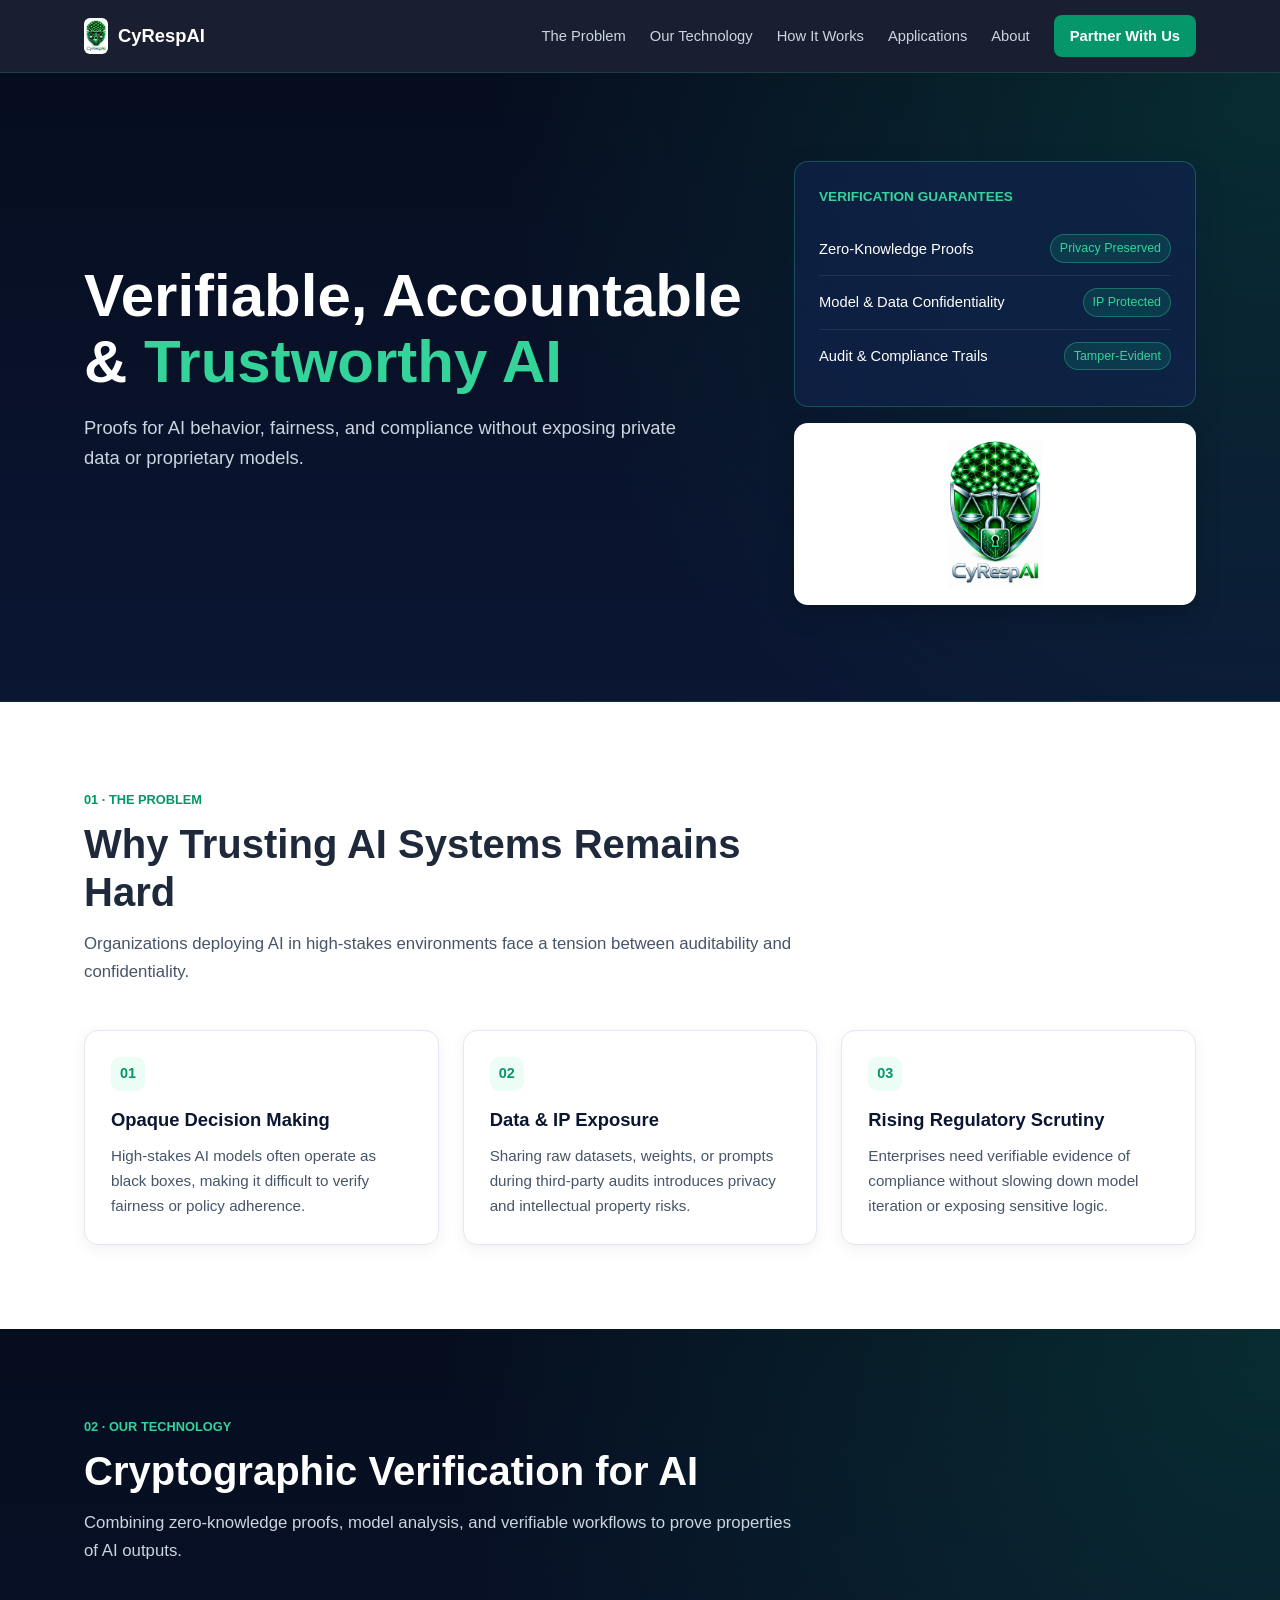
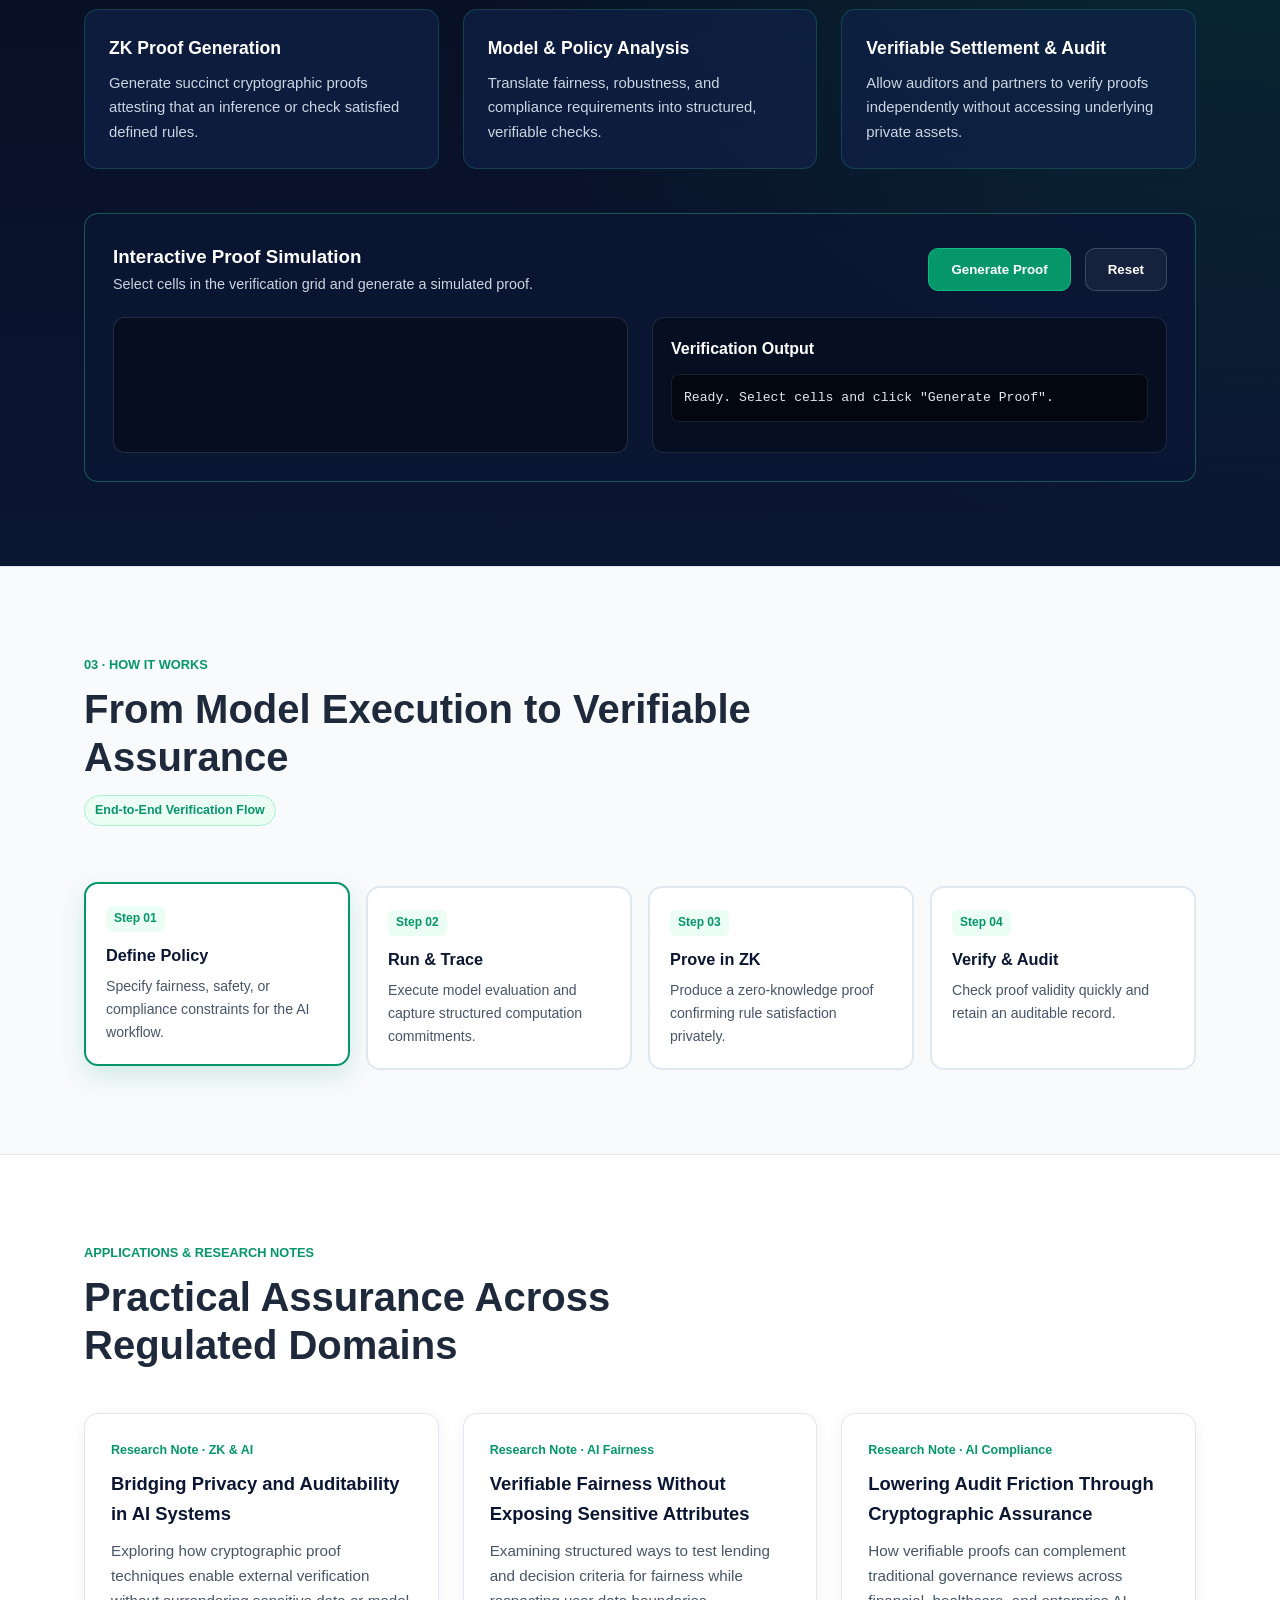
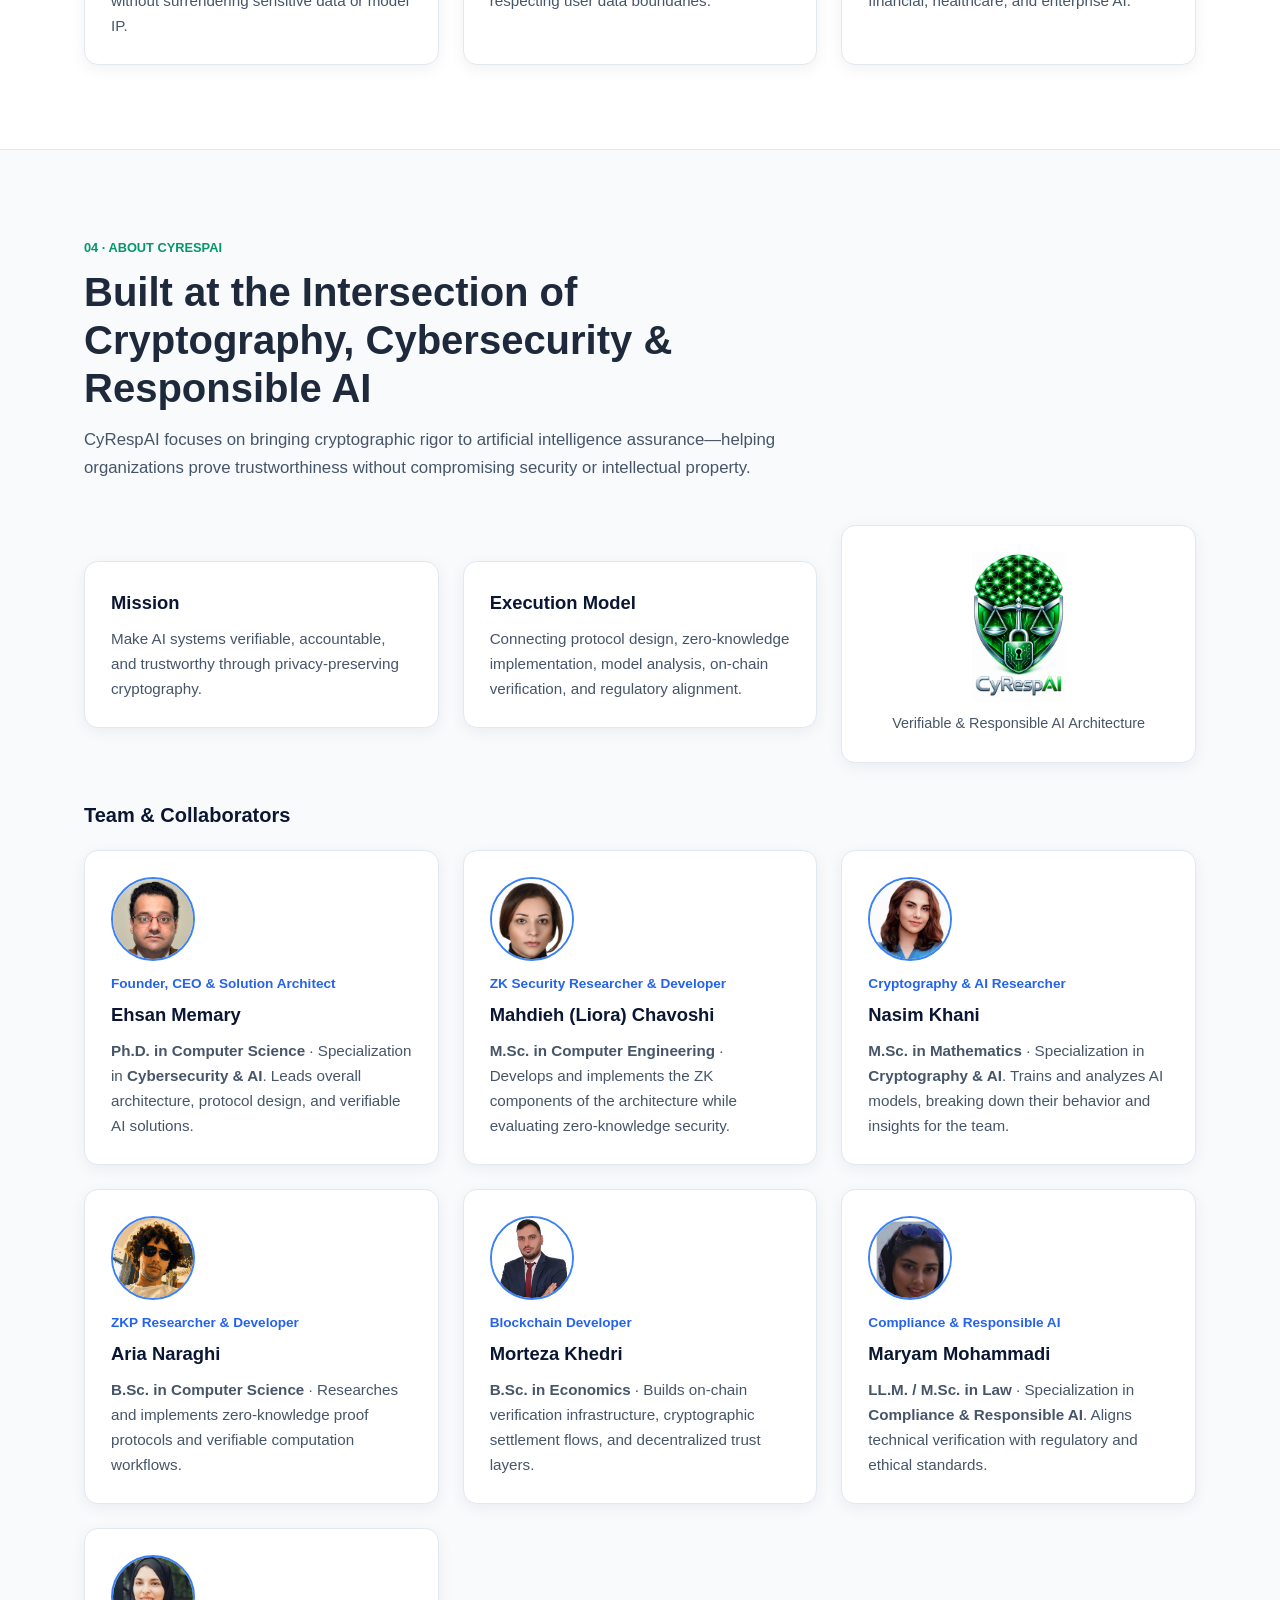
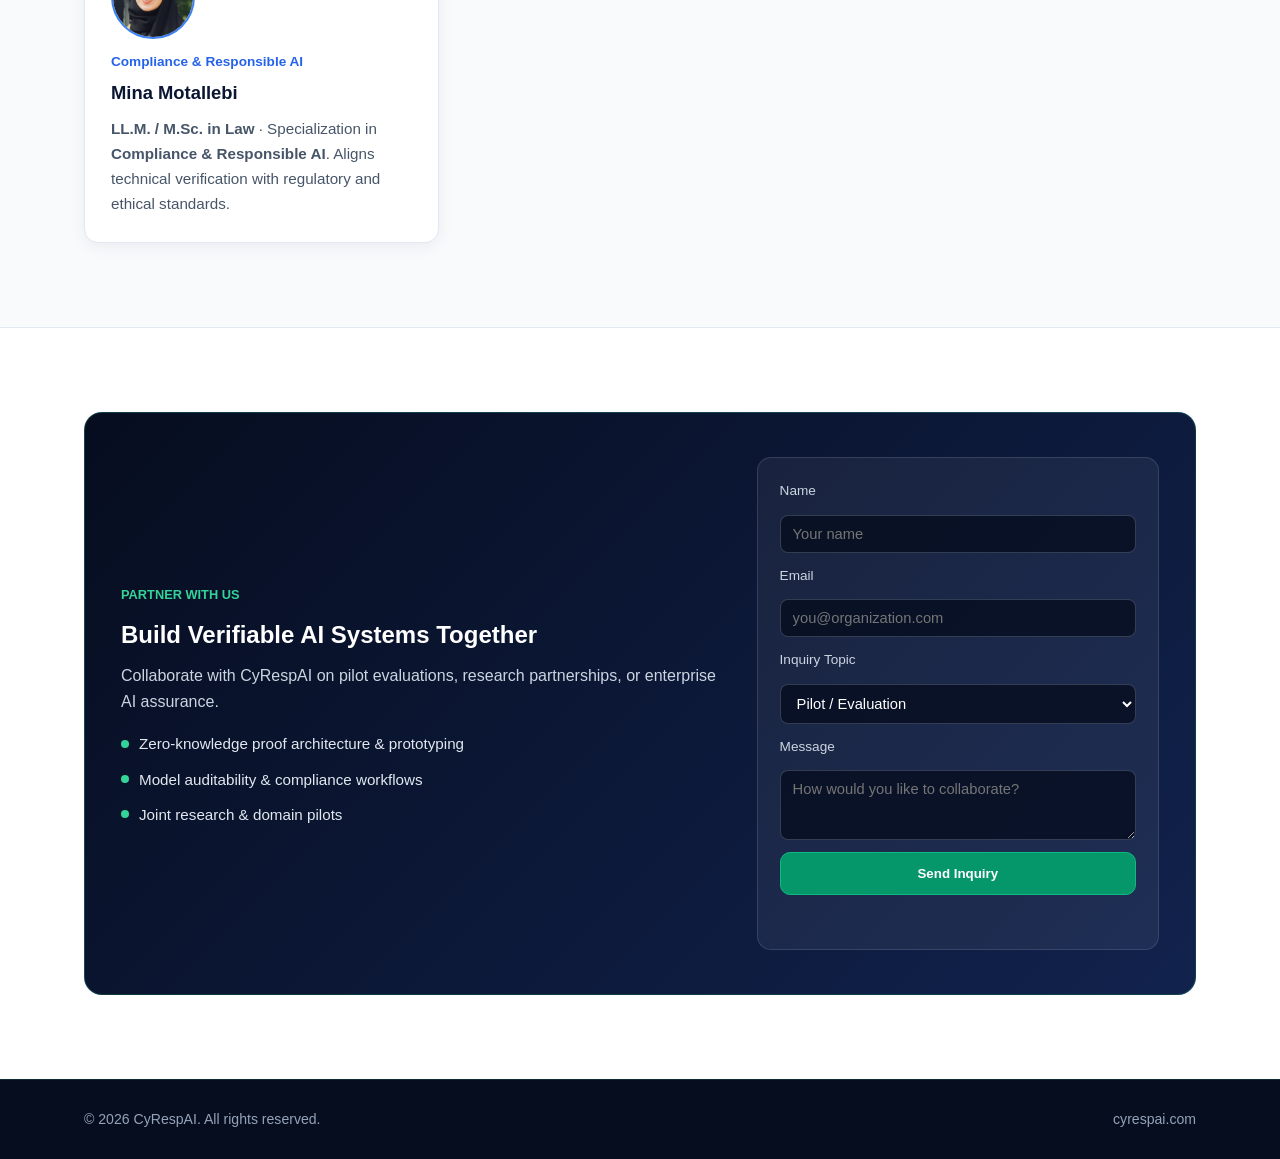
<file: index.html>
<!DOCTYPE html>
<html lang="en">
<head>
  <meta charset="UTF-8" />
  <meta name="viewport" content="width=device-width, initial-scale=1.0" />
  <title>CyRespAI &mdash; Verifiable, Accountable &amp; Trustworthy AI</title>
  <link rel="icon" type="image/png" href="assets/cyrespai-logo.png" />
  <link rel="stylesheet" href="css/styles.css" />
</head>
<body>
  <header>
    <div class="container nav-inner">
      <a href="#" class="brand">
        <img src="assets/cyrespai-logo.png" alt="CyRespAI Logo" style="height: 36px; width: auto; border-radius: 6px; object-fit: contain; background: #ffffff; padding: 2px;" />
        <span>CyRespAI</span>
      </a>
      <nav class="nav-links">
        <a href="#problem">The Problem</a>
        <a href="#technology">Our Technology</a>
        <a href="#how-it-works">How It Works</a>
        <a href="#applications">Applications</a>
        <a href="#about">About</a>
        <a href="#contact" class="nav-cta">Partner With Us</a>
      </nav>
    </div>
  </header>

  <main>
    <section class="dark-section hero">
      <div class="container hero-grid">
        <div>
          <h1>Verifiable, Accountable &amp; <span>Trustworthy AI</span></h1>
          <p class="hero-sub">
            Proofs for AI behavior, fairness, and compliance without exposing private data or proprietary models.
          </p>
        </div>

        <div style="display: flex; flex-direction: column; gap: 16px;">
          <div class="hero-card">
            <div class="hero-card-title">Verification Guarantees</div>
            <div class="spec-item">
              <span>Zero-Knowledge Proofs</span>
              <span class="badge-ok">Privacy Preserved</span>
            </div>
            <div class="spec-item">
              <span>Model &amp; Data Confidentiality</span>
              <span class="badge-ok">IP Protected</span>
            </div>
            <div class="spec-item">
              <span>Audit &amp; Compliance Trails</span>
              <span class="badge-ok">Tamper-Evident</span>
            </div>
          </div>

          <div style="background: #ffffff; color: #0f172a; border-radius: 14px; padding: 16px; text-align: center; box-shadow: 0 10px 25px rgba(0,0,0,0.2);">
            <img src="assets/cyrespai-logo.png" alt="CyRespAI" style="max-height: 150px; width: auto; margin: 0 auto; display: block; object-fit: contain;" />
          </div>
        </div>
      </div>
    </section>

    <section id="problem" class="light-section">
      <div class="container">
        <div class="section-header">
          <div class="section-tag">01 &middot; The Problem</div>
          <h2>Why Trusting AI Systems Remains Hard</h2>
          <p>
            Organizations deploying AI in high-stakes environments face a tension between auditability and confidentiality.
          </p>
        </div>
        <div class="grid-3">
          <div class="card">
            <div class="card-num">01</div>
            <h3>Opaque Decision Making</h3>
            <p>High-stakes AI models often operate as black boxes, making it difficult to verify fairness or policy adherence.</p>
          </div>
          <div class="card">
            <div class="card-num">02</div>
            <h3>Data &amp; IP Exposure</h3>
            <p>Sharing raw datasets, weights, or prompts during third-party audits introduces privacy and intellectual property risks.</p>
          </div>
          <div class="card">
            <div class="card-num">03</div>
            <h3>Rising Regulatory Scrutiny</h3>
            <p>Enterprises need verifiable evidence of compliance without slowing down model iteration or exposing sensitive logic.</p>
          </div>
        </div>
      </div>
    </section>

    <section id="technology" class="dark-section dark-block">
      <div class="container">
        <div class="section-header">
          <div class="section-tag">02 &middot; Our Technology</div>
          <h2>Cryptographic Verification for AI</h2>
          <p>
            Combining zero-knowledge proofs, model analysis, and verifiable workflows to prove properties of AI outputs.
          </p>
        </div>

        <div class="grid-3">
          <div class="dark-card">
            <h3>ZK Proof Generation</h3>
            <p>Generate succinct cryptographic proofs attesting that an inference or check satisfied defined rules.</p>
          </div>
          <div class="dark-card">
            <h3>Model &amp; Policy Analysis</h3>
            <p>Translate fairness, robustness, and compliance requirements into structured, verifiable checks.</p>
          </div>
          <div class="dark-card">
            <h3>Verifiable Settlement &amp; Audit</h3>
            <p>Allow auditors and partners to verify proofs independently without accessing underlying private assets.</p>
          </div>
        </div>

        <div class="demo-box">
          <div class="demo-top">
            <div>
              <h3>Interactive Proof Simulation</h3>
              <p style="color:#cbd5e1; font-size:0.9rem;">Select cells in the verification grid and generate a simulated proof.</p>
            </div>
            <div class="btn-row">
              <button type="button" id="generate-proof-btn" class="btn-primary">Generate Proof</button>
              <button type="button" id="reset-demo-btn" class="btn-secondary">Reset</button>
            </div>
          </div>
          <div class="demo-grid-wrap">
            <div id="zk-board" class="zk-board"></div>
            <div class="proof-panel">
              <strong>Verification Output</strong>
              <div id="proof-log" class="proof-log">Ready. Select cells and click "Generate Proof".</div>
            </div>
          </div>
        </div>
      </div>
    </section>

    <section id="how-it-works" class="tinted-section">
      <div class="container">
        <div class="section-header">
          <div class="section-tag">03 &middot; How It Works</div>
          <h2>From Model Execution to Verifiable Assurance</h2>
          <span class="concept-banner">End-to-End Verification Flow</span>
        </div>

        <div class="flow-grid">
          <div class="flow-step active-step" data-step="0">
            <span class="step-badge">Step 01</span>
            <h3>Define Policy</h3>
            <p>Specify fairness, safety, or compliance constraints for the AI workflow.</p>
          </div>
          <div class="flow-step" data-step="1">
            <span class="step-badge">Step 02</span>
            <h3>Run &amp; Trace</h3>
            <p>Execute model evaluation and capture structured computation commitments.</p>
          </div>
          <div class="flow-step" data-step="2">
            <span class="step-badge">Step 03</span>
            <h3>Prove in ZK</h3>
            <p>Produce a zero-knowledge proof confirming rule satisfaction privately.</p>
          </div>
          <div class="flow-step" data-step="3">
            <span class="step-badge">Step 04</span>
            <h3>Verify &amp; Audit</h3>
            <p>Check proof validity quickly and retain an auditable record.</p>
          </div>
        </div>
      </div>
    </section>

    <section id="applications" class="light-section">
      <div class="container">
        <div class="section-header">
          <div class="section-tag">Applications &amp; Research Notes</div>
          <h2>Practical Assurance Across Regulated Domains</h2>
        </div>
        <div class="grid-3">
          <div class="card">
            <div class="insight-meta">Research Note &middot; ZK &amp; AI</div>
            <h3>Bridging Privacy and Auditability in AI Systems</h3>
            <p>Exploring how cryptographic proof techniques enable external verification without surrendering sensitive data or model IP.</p>
          </div>
          <div class="card">
            <div class="insight-meta">Research Note &middot; AI Fairness</div>
            <h3>Verifiable Fairness Without Exposing Sensitive Attributes</h3>
            <p>Examining structured ways to test lending and decision criteria for fairness while respecting user data boundaries.</p>
          </div>
          <div class="card">
            <div class="insight-meta">Research Note &middot; AI Compliance</div>
            <h3>Lowering Audit Friction Through Cryptographic Assurance</h3>
            <p>How verifiable proofs can complement traditional governance reviews across financial, healthcare, and enterprise AI.</p>
          </div>
        </div>
      </div>
    </section>

    <section id="about" class="tinted-section">
      <div class="container">
        <div class="section-header">
          <div class="section-tag">04 &middot; About CyRespAI</div>
          <h2>Built at the Intersection of Cryptography, Cybersecurity &amp; Responsible AI</h2>
          <p>
            CyRespAI focuses on bringing cryptographic rigor to artificial intelligence assurance&mdash;helping organizations prove trustworthiness without compromising security or intellectual property.
          </p>
        </div>

        <div class="grid-3" style="align-items: center;">
          <div class="card">
            <h3>Mission</h3>
            <p>Make AI systems verifiable, accountable, and trustworthy through privacy-preserving cryptography.</p>
          </div>
          <div class="card">
            <h3>Execution Model</h3>
            <p>Connecting protocol design, zero-knowledge implementation, model analysis, on-chain verification, and regulatory alignment.</p>
          </div>
          <div class="card" style="text-align: center;">
            <img src="assets/cyrespai-logo.png" alt="CyRespAI Brand Emblem" style="max-height: 150px; width: auto; margin: 0 auto 10px; display: block; object-fit: contain;" />
            <p style="font-size: 0.9rem; color: #475569;">Verifiable &amp; Responsible AI Architecture</p>
          </div>
        </div>

        <div id="team-container"></div>
      </div>
    </section>

    <section id="contact" class="light-section">
      <div class="container">
        <div class="partner-box">
          <div>
            <div class="section-tag" style="color: var(--blue-400);">Partner With Us</div>
            <h2>Build Verifiable AI Systems Together</h2>
            <p style="color:#cbd5e1; margin-top:8px;">
              Collaborate with CyRespAI on pilot evaluations, research partnerships, or enterprise AI assurance.
            </p>
            <ul class="partner-list">
              <li><span class="dot"></span><span>Zero-knowledge proof architecture &amp; prototyping</span></li>
              <li><span class="dot"></span><span>Model auditability &amp; compliance workflows</span></li>
              <li><span class="dot"></span><span>Joint research &amp; domain pilots</span></li>
            </ul>
          </div>

          <form id="contact-form" class="contact-form">
            <label for="name">Name</label>
            <input id="name" name="name" type="text" required placeholder="Your name" />

            <label for="email">Email</label>
            <input id="email" name="email" type="email" required placeholder="you@organization.com" />

            <label for="topic">Inquiry Topic</label>
            <select id="topic" name="topic">
              <option value="Pilot / Evaluation">Pilot / Evaluation</option>
              <option value="Research Collaboration">Research Collaboration</option>
              <option value="Compliance &amp; Governance">Compliance &amp; Governance</option>
              <option value="General Inquiry">General Inquiry</option>
            </select>

            <label for="message">Message</label>
            <textarea id="message" name="message" rows="3" required placeholder="How would you like to collaborate?"></textarea>

            <button type="submit" class="btn-primary">Send Inquiry</button>
            <div id="form-status" class="form-status"></div>
          </form>
        </div>
      </div>
    </section>
  </main>

  <footer>
    <div class="container footer-inner">
      <span>&copy; 2026 CyRespAI. All rights reserved.</span>
      <span>cyrespai.com</span>
    </div>
  </footer>

  <script src="js/zk-demo.js"></script>
  <script src="js/flow-anim.js"></script>
  <script src="js/team.js"></script>
  <script src="js/contact.js"></script>
</body>
</html>
</file>
<file: css/styles.css>
:root {
  --navy-950: #060d1f;
  --navy-900: #0b1633;
  --navy-800: #11224d;
  --blue-600: #059669;
  --blue-500: #10b981;
  --blue-400: #34d399;
  --blue-50: #ecfdf5;
  --white: #ffffff;
  --slate-50: #f8fafc;
  --slate-200: #e2e8f0;
  --slate-600: #475569;
  --slate-800: #1e293b;
  --emerald-400: #34d399;
  --radius: 14px;
  --shadow-sm: 0 4px 16px rgba(11, 22, 51, 0.06);
  --shadow-md: 0 12px 32px rgba(11, 22, 51, 0.14);
}

* {
  box-sizing: border-box;
  margin: 0;
  padding: 0;
}

html {
  scroll-behavior: smooth;
}

body {
  font-family: -apple-system, BlinkMacSystemFont, "Segoe UI", Roboto, Inter, Helvetica, Arial, sans-serif;
  color: var(--slate-800);
  background-color: var(--white);
  line-height: 1.65;
}

a {
  color: inherit;
  text-decoration: none;
}

.container {
  max-width: 1160px;
  margin: 0 auto;
  padding: 0 24px;
}

/* Header */
header {
  position: sticky;
  top: 0;
  z-index: 100;
  background: rgba(6, 13, 31, 0.92);
  backdrop-filter: blur(12px);
  border-bottom: 1px solid rgba(52, 211, 153, 0.18);
  color: var(--white);
}

.nav-inner {
  display: flex;
  align-items: center;
  justify-content: space-between;
  height: 72px;
  gap: 16px;
}

.brand {
  display: flex;
  align-items: center;
  gap: 10px;
  font-weight: 700;
  font-size: 1.15rem;
}

.brand-mark {
  width: 32px;
  height: 32px;
  border-radius: 8px;
  background: linear-gradient(135deg, var(--blue-500), var(--blue-600));
  display: grid;
  place-items: center;
}

.nav-links {
  display: flex;
  align-items: center;
  gap: 24px;
  font-size: 0.92rem;
  color: #cbd5e1;
}

.nav-links a:hover {
  color: var(--blue-400);
}

.nav-cta {
  padding: 9px 16px;
  border-radius: 8px;
  background: var(--blue-600);
  color: var(--white) !important;
  font-weight: 600;
  transition: background-color 0.2s ease;
}

.nav-cta:hover {
  background: var(--blue-500);
}

@media (max-width: 860px) {
  .nav-links {
    display: none;
  }
}

/* Dark & Light Sections */
.dark-section {
  background: radial-gradient(circle at top right, rgba(16, 185, 129, 0.18), transparent 55%),
              linear-gradient(180deg, var(--navy-950) 0%, var(--navy-900) 100%);
  color: var(--white);
}

.hero {
  padding: 88px 0 96px;
  border-bottom: 1px solid rgba(52, 211, 153, 0.16);
}

.hero-grid {
  display: grid;
  grid-template-columns: 1.25fr 0.75fr;
  gap: 40px;
  align-items: center;
}

@media (max-width: 900px) {
  .hero-grid {
    grid-template-columns: 1fr;
  }
}

.eyebrow {
  display: inline-flex;
  align-items: center;
  padding: 6px 12px;
  border-radius: 999px;
  font-size: 0.8rem;
  font-weight: 600;
  text-transform: uppercase;
  background: rgba(16, 185, 129, 0.15);
  border: 1px solid rgba(52, 211, 153, 0.35);
  color: var(--blue-400);
  margin-bottom: 18px;
}

.hero h1 {
  font-size: clamp(2.4rem, 5vw, 3.75rem);
  line-height: 1.1;
  margin-bottom: 18px;
}

.hero h1 span {
  color: var(--blue-400);
}

.hero-sub {
  font-size: 1.15rem;
  color: #cbd5e1;
  max-width: 600px;
  margin-bottom: 30px;
}

.btn-row {
  display: flex;
  flex-wrap: wrap;
  gap: 14px;
}

.btn-primary {
  display: inline-flex;
  align-items: center;
  justify-content: center;
  padding: 13px 22px;
  border-radius: 10px;
  background: var(--blue-600);
  color: var(--white);
  font-weight: 600;
  border: 1px solid var(--blue-500);
  cursor: pointer;
  transition: background-color 0.2s ease, transform 0.15s ease;
}

.btn-primary:hover {
  background: var(--blue-500);
  transform: translateY(-1px);
}

.btn-secondary {
  display: inline-flex;
  align-items: center;
  justify-content: center;
  padding: 13px 22px;
  border-radius: 10px;
  background: rgba(255, 255, 255, 0.05);
  color: var(--white);
  font-weight: 600;
  border: 1px solid rgba(148, 163, 184, 0.3);
  cursor: pointer;
}

.btn-secondary:hover {
  background: rgba(255, 255, 255, 0.12);
  border-color: rgba(52, 211, 153, 0.45);
}

.hero-card {
  background: rgba(17, 34, 77, 0.68);
  border: 1px solid rgba(52, 211, 153, 0.28);
  border-radius: var(--radius);
  padding: 24px;
  box-shadow: var(--shadow-md);
}

.hero-card-title {
  font-size: 0.85rem;
  text-transform: uppercase;
  color: var(--blue-400);
  margin-bottom: 14px;
  font-weight: 700;
}

.spec-item {
  padding: 12px 0;
  border-bottom: 1px solid rgba(148, 163, 184, 0.14);
  display: flex;
  justify-content: space-between;
  align-items: center;
  gap: 12px;
  font-size: 0.92rem;
}

.spec-item:last-child {
  border-bottom: none;
}

.badge-ok {
  font-size: 0.78rem;
  padding: 3px 9px;
  border-radius: 999px;
  background: rgba(16, 185, 129, 0.16);
  color: var(--emerald-400);
  border: 1px solid rgba(52, 211, 153, 0.35);
}

section.light-section {
  padding: 84px 0;
  background: var(--white);
}

section.tinted-section {
  padding: 84px 0;
  background: var(--slate-50);
  border-top: 1px solid var(--slate-200);
  border-bottom: 1px solid var(--slate-200);
}

section.dark-block {
  padding: 84px 0;
}

.section-header {
  max-width: 720px;
  margin-bottom: 44px;
}

.section-tag {
  display: inline-block;
  font-size: 0.8rem;
  font-weight: 700;
  text-transform: uppercase;
  color: var(--blue-600);
  margin-bottom: 10px;
}

.dark-block .section-tag {
  color: var(--blue-400);
}

.section-header h2 {
  font-size: clamp(1.75rem, 3.4vw, 2.5rem);
  line-height: 1.2;
  margin-bottom: 14px;
}

.section-header p {
  color: var(--slate-600);
  font-size: 1.05rem;
}

.dark-block .section-header p {
  color: #cbd5e1;
}

.grid-3 {
  display: grid;
  grid-template-columns: repeat(3, 1fr);
  gap: 24px;
}

.grid-2 {
  display: grid;
  grid-template-columns: repeat(2, 1fr);
  gap: 24px;
}

@media (max-width: 900px) {
  .grid-3, .grid-2 {
    grid-template-columns: 1fr;
  }
}

.card {
  background: var(--white);
  border: 1px solid var(--slate-200);
  border-radius: var(--radius);
  padding: 26px;
  box-shadow: var(--shadow-sm);
  min-width: 0;
  transition: border-color 0.25s ease, box-shadow 0.25s ease;
}

.card:hover {
  border-color: rgba(16, 185, 129, 0.45);
  box-shadow: var(--shadow-md);
}

.card-num {
  width: 34px;
  height: 34px;
  border-radius: 9px;
  background: var(--blue-50);
  color: var(--blue-600);
  font-weight: 700;
  display: grid;
  place-items: center;
  margin-bottom: 14px;
  font-size: 0.9rem;
}

.card h3 {
  font-size: 1.15rem;
  margin-bottom: 8px;
  color: var(--navy-900);
}

.card p {
  color: var(--slate-600);
  font-size: 0.95rem;
}

.dark-card {
  background: rgba(17, 34, 77, 0.62);
  border: 1px solid rgba(52, 211, 153, 0.2);
  border-radius: var(--radius);
  padding: 24px;
}

.dark-card h3 {
  color: var(--white);
  font-size: 1.1rem;
  margin-bottom: 8px;
}

.dark-card p {
  color: #cbd5e1;
  font-size: 0.93rem;
}

/* Interactive ZKP Demo */
.demo-box {
  margin-top: 44px;
  background: rgba(11, 22, 51, 0.92);
  border: 1px solid rgba(52, 211, 153, 0.35);
  border-radius: var(--radius);
  padding: 28px;
}

.demo-top {
  display: flex;
  flex-wrap: wrap;
  justify-content: space-between;
  align-items: center;
  gap: 16px;
  margin-bottom: 20px;
}

.demo-grid-wrap {
  display: grid;
  grid-template-columns: 1fr 1fr;
  gap: 24px;
}

@media (max-width: 820px) {
  .demo-grid-wrap {
    grid-template-columns: 1fr;
  }
}

.zk-board {
  display: grid;
  grid-template-columns: repeat(8, 1fr);
  gap: 6px;
  background: var(--navy-950);
  padding: 14px;
  border-radius: 12px;
  border: 1px solid rgba(148, 163, 184, 0.2);
}

.zk-cell {
  aspect-ratio: 1 / 1;
  border-radius: 6px;
  background: rgba(30, 41, 59, 0.75);
  border: 1px solid rgba(148, 163, 184, 0.14);
  color: #94a3b8;
  font-size: 0.72rem;
  font-weight: 600;
  cursor: pointer;
}

.zk-cell.selected {
  background: rgba(16, 185, 129, 0.28);
  border-color: var(--blue-400);
  color: var(--white);
}

.zk-cell.verified {
  background: rgba(5, 150, 105, 0.42);
  border-color: var(--emerald-400);
  color: var(--emerald-400);
}

.proof-panel {
  background: rgba(6, 13, 31, 0.8);
  border: 1px solid rgba(148, 163, 184, 0.18);
  border-radius: 12px;
  padding: 18px;
}

.proof-log {
  font-family: ui-monospace, SFMono-Regular, Menlo, Monaco, Consolas, monospace;
  font-size: 0.82rem;
  color: #e2e8f0;
  background: #030712;
  padding: 12px;
  border-radius: 8px;
  margin: 12px 0;
  white-space: pre-line;
  border: 1px solid rgba(148, 163, 184, 0.15);
}

/* How It Works */
.concept-banner {
  display: inline-block;
  font-size: 0.78rem;
  font-weight: 600;
  padding: 4px 10px;
  border-radius: 999px;
  background: var(--blue-50);
  color: var(--blue-600);
  border: 1px solid #a7f3d0;
  margin-bottom: 16px;
}

.flow-grid {
  display: grid;
  grid-template-columns: repeat(4, 1fr);
  gap: 16px;
  margin-top: 24px;
}

@media (max-width: 960px) {
  .flow-grid {
    grid-template-columns: repeat(2, 1fr);
  }
}

@media (max-width: 560px) {
  .flow-grid {
    grid-template-columns: 1fr;
  }
}

.flow-step {
  background: var(--white);
  border: 2px solid var(--slate-200);
  border-radius: var(--radius);
  padding: 20px;
  transition: all 0.35s ease;
}

.flow-step.active-step {
  border-color: var(--blue-600);
  box-shadow: 0 10px 26px rgba(5, 150, 105, 0.16);
  transform: translateY(-4px);
}

.step-badge {
  display: inline-block;
  font-size: 0.75rem;
  font-weight: 700;
  color: var(--blue-600);
  background: var(--blue-50);
  padding: 3px 8px;
  border-radius: 6px;
  margin-bottom: 10px;
}

.flow-step h3 {
  font-size: 1.02rem;
  color: var(--navy-900);
  margin-bottom: 6px;
}

.flow-step p {
  font-size: 0.88rem;
  color: var(--slate-600);
}

.insight-meta {
  font-size: 0.78rem;
  font-weight: 600;
  color: var(--blue-600);
  margin-bottom: 8px;
}

/* Team & Collaborators Section */
.team-wrapper {
  margin-top: 36px;
}

.team-heading {
  font-size: 1.25rem;
  color: var(--navy-900);
  margin-bottom: 18px;
}

.team-card {
  display: flex;
  flex-direction: column;
  gap: 12px;
  min-width: 0;
}

.team-photo-wrap {
  width: 84px;
  height: 84px;
  min-width: 84px;
  min-height: 84px;
  max-width: 84px;
  max-height: 84px;
  border-radius: 50%;
  overflow: hidden;
  border: 2px solid #3b82f6;
  background: #eff6ff;
  display: grid;
  place-items: center;
}

.team-photo {
  width: 84px !important;
  height: 84px !important;
  max-width: 84px !important;
  max-height: 84px !important;
  object-fit: cover !important;
  object-position: center top !important;
  display: block !important;
}

.team-role {
  font-size: 0.85rem;
  font-weight: 600;
  color: #2563eb;
  margin-bottom: 4px;
}

/* Contact & Partnership */
.partner-box {
  background: linear-gradient(135deg, var(--navy-950), var(--navy-800));
  color: var(--white);
  border-radius: 18px;
  padding: 44px 36px;
  display: grid;
  grid-template-columns: 1.2fr 0.8fr;
  gap: 32px;
  align-items: center;
  border: 1px solid rgba(52, 211, 153, 0.22);
}

@media (max-width: 860px) {
  .partner-box {
    grid-template-columns: 1fr;
    padding: 32px 22px;
  }
}

.partner-list {
  list-style: none;
  display: grid;
  gap: 10px;
  margin-top: 16px;
}

.partner-list li {
  display: flex;
  align-items: center;
  gap: 10px;
  color: #e2e8f0;
  font-size: 0.95rem;
}

.dot {
  width: 8px;
  height: 8px;
  border-radius: 50%;
  background: var(--blue-400);
}

.contact-form {
  background: rgba(255, 255, 255, 0.06);
  border: 1px solid rgba(148, 163, 184, 0.22);
  border-radius: 14px;
  padding: 22px;
  display: grid;
  gap: 12px;
}

.contact-form label {
  font-size: 0.85rem;
  color: #cbd5e1;
}

.contact-form input,
.contact-form select,
.contact-form textarea {
  width: 100%;
  padding: 10px 12px;
  border-radius: 8px;
  border: 1px solid rgba(148, 163, 184, 0.3);
  background: rgba(6, 13, 31, 0.8);
  color: var(--white);
  font-family: inherit;
  font-size: 0.92rem;
}

.contact-form input:focus,
.contact-form select:focus,
.contact-form textarea:focus {
  outline: none;
  border-color: var(--blue-400);
}

.form-status {
  font-size: 0.86rem;
  color: var(--emerald-400);
  min-height: 20px;
}

footer {
  background: var(--navy-950);
  color: #94a3b8;
  padding: 28px 0;
  font-size: 0.88rem;
  border-top: 1px solid rgba(52, 211, 153, 0.16);
}

.footer-inner {
  display: flex;
  flex-wrap: wrap;
  justify-content: space-between;
  align-items: center;
  gap: 12px;
}
</file>
